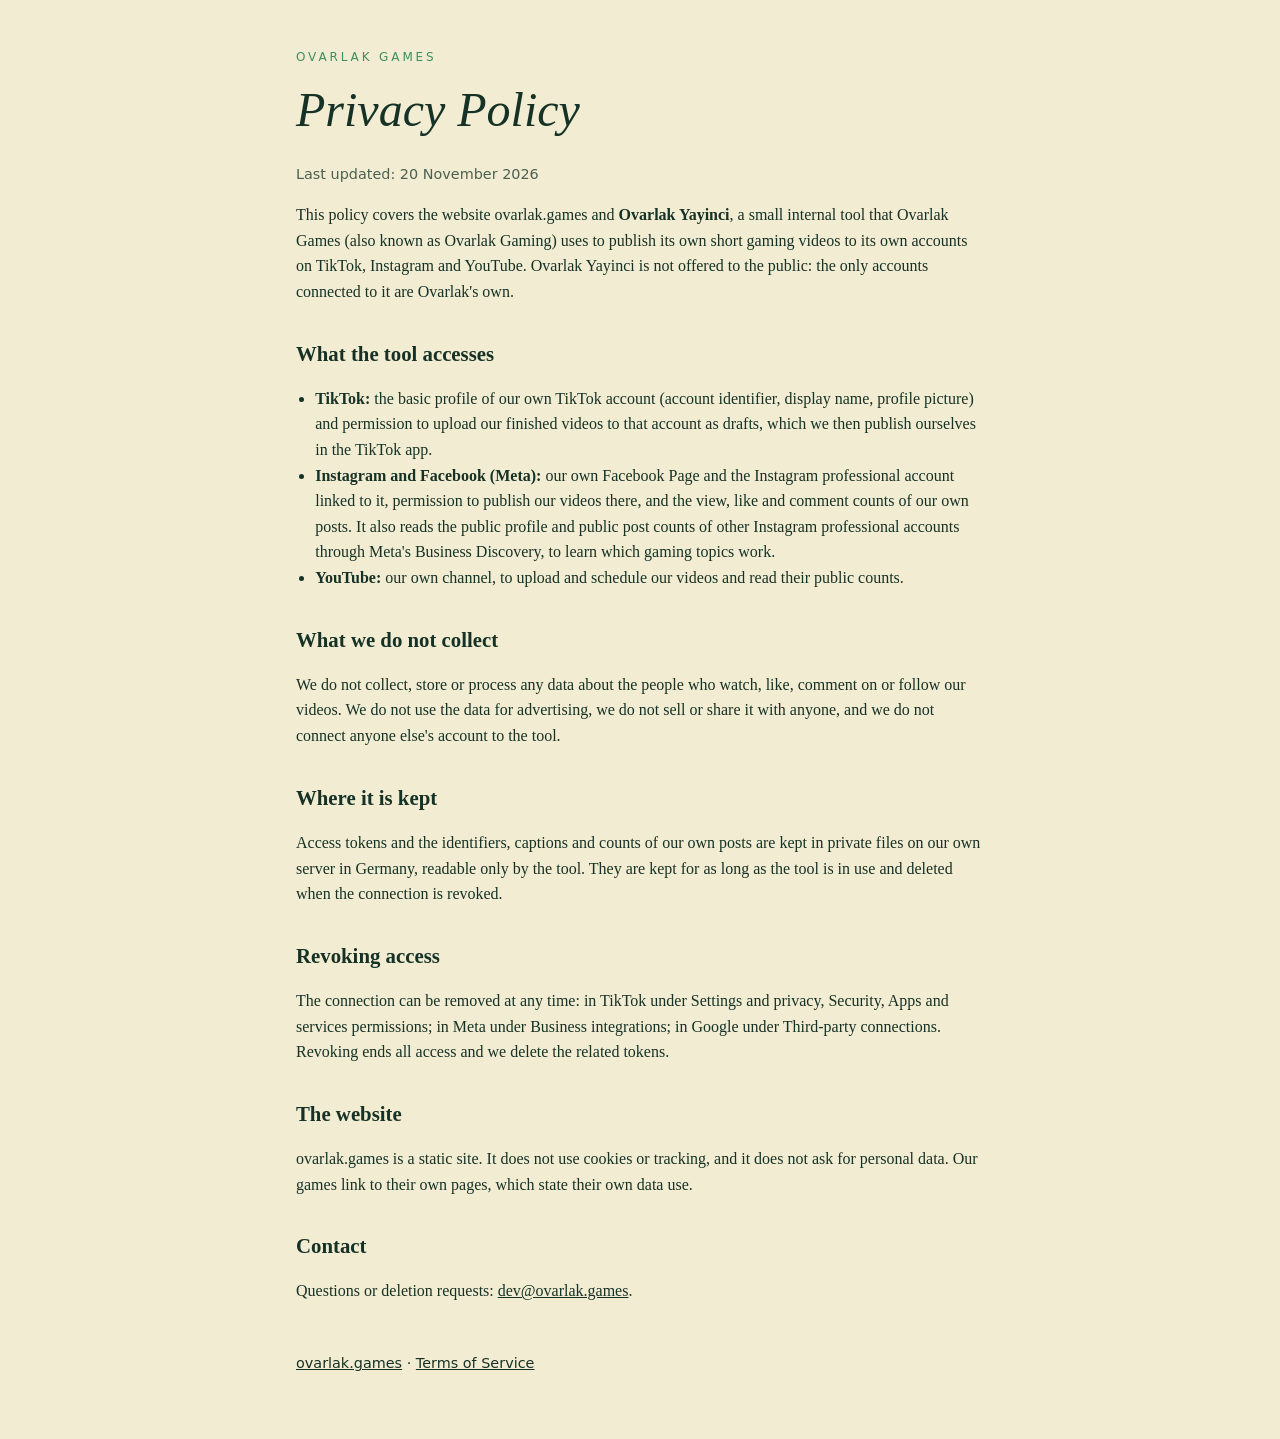
<file: privacy/index.html>
<!DOCTYPE html>
<html lang="en">
  <head>
    <meta charset="utf-8" />
    <meta name="viewport" content="width=device-width, initial-scale=1" />
    <title>Privacy Policy · Ovarlak Games</title>
    <meta name="description" content="Privacy policy of Ovarlak Games and of Ovarlak Yayinci, the internal tool that publishes Ovarlak's own videos to its own social accounts." />
    <link rel="canonical" href="https://ovarlak.games/privacy/" />
    <meta name="theme-color" content="#f2ecd2" />
    <link rel="icon" href="/favicon.ico" sizes="32x32" />
    <link rel="icon" href="/favicon.svg" type="image/svg+xml" />
    <style>
      :root { --horizon: #f2ecd2; --ink: #163226; --leaf: #3f8f5c; --foam: #f6f3e8; }
      * { box-sizing: border-box; }
      html, body { margin: 0; background: var(--horizon); color: var(--ink);
        font-family: "Fraunces", "Iowan Old Style", Palatino, Georgia, serif; line-height: 1.6; }
      main { max-width: 720px; margin: 0 auto; padding: 48px 16px 64px; }
      p.kicker { margin: 0; font-family: "Avenir Next", "Segoe UI", system-ui, sans-serif; font-size: 0.75rem;
        letter-spacing: 0.24em; text-transform: uppercase; color: var(--leaf); }
      h1 { margin: 0.3rem 0 0.4rem; font-size: clamp(2rem, 7vw, 3rem); font-weight: 400; font-style: italic; }
      h2 { margin: 2rem 0 0.4rem; font-size: 1.3rem; font-weight: 600; }
      ul { padding-left: 1.2rem; }
      a { color: var(--ink); }
      a:focus-visible { outline: 2px solid var(--leaf); outline-offset: 3px; }
      .updated { font-family: "Avenir Next", "Segoe UI", system-ui, sans-serif; font-size: 0.9rem; opacity: 0.75; }
      footer { margin-top: 3rem; font-family: "Avenir Next", "Segoe UI", system-ui, sans-serif; font-size: 0.9rem; }
    </style>
  </head>
  <body>
    <main>
      <p class="kicker">Ovarlak Games</p>
      <h1>Privacy Policy</h1>
      <p class="updated">Last updated: 20 November 2026</p>

      <p>This policy covers the website ovarlak.games and <strong>Ovarlak Yayinci</strong>, a small internal tool
        that Ovarlak Games (also known as Ovarlak Gaming) uses to publish its own short gaming videos to its own
        accounts on TikTok, Instagram and YouTube. Ovarlak Yayinci is not offered to the public: the only accounts
        connected to it are Ovarlak's own.</p>

      <h2>What the tool accesses</h2>
      <ul>
        <li><strong>TikTok:</strong> the basic profile of our own TikTok account (account identifier, display name,
          profile picture) and permission to upload our finished videos to that account as drafts, which we then
          publish ourselves in the TikTok app.</li>
        <li><strong>Instagram and Facebook (Meta):</strong> our own Facebook Page and the Instagram professional
          account linked to it, permission to publish our videos there, and the view, like and comment counts of
          our own posts. It also reads the public profile and public post counts of other Instagram professional
          accounts through Meta's Business Discovery, to learn which gaming topics work.</li>
        <li><strong>YouTube:</strong> our own channel, to upload and schedule our videos and read their public counts.</li>
      </ul>

      <h2>What we do not collect</h2>
      <p>We do not collect, store or process any data about the people who watch, like, comment on or follow our
        videos. We do not use the data for advertising, we do not sell or share it with anyone, and we do not
        connect anyone else's account to the tool.</p>

      <h2>Where it is kept</h2>
      <p>Access tokens and the identifiers, captions and counts of our own posts are kept in private files on our
        own server in Germany, readable only by the tool. They are kept for as long as the tool is in use and
        deleted when the connection is revoked.</p>

      <h2>Revoking access</h2>
      <p>The connection can be removed at any time: in TikTok under Settings and privacy, Security, Apps and
        services permissions; in Meta under Business integrations; in Google under Third-party connections.
        Revoking ends all access and we delete the related tokens.</p>

      <h2>The website</h2>
      <p>ovarlak.games is a static site. It does not use cookies or tracking, and it does not ask for personal
        data. Our games link to their own pages, which state their own data use.</p>

      <h2>Contact</h2>
      <p>Questions or deletion requests: <a href="mailto:dev@ovarlak.games">dev@ovarlak.games</a>.</p>

      <footer><a href="/">ovarlak.games</a> · <a href="/terms/">Terms of Service</a></footer>
    </main>
  </body>
</html>
</file>
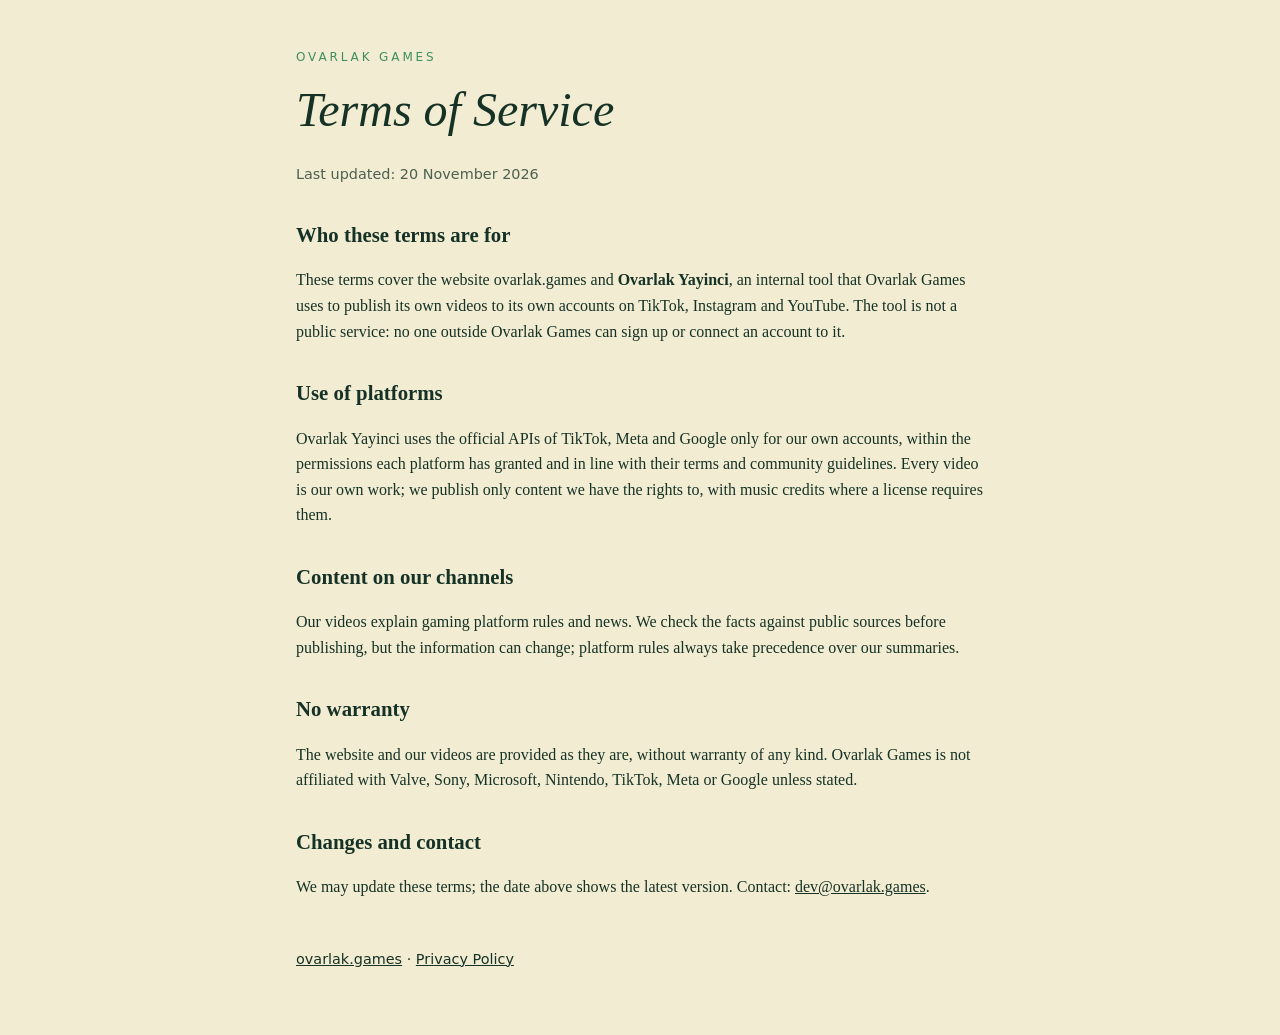
<file: terms/index.html>
<!DOCTYPE html>
<html lang="en">
  <head>
    <meta charset="utf-8" />
    <meta name="viewport" content="width=device-width, initial-scale=1" />
    <title>Terms of Service · Ovarlak Games</title>
    <meta name="description" content="Terms of service of Ovarlak Games and of Ovarlak Yayinci, the internal tool that publishes Ovarlak's own videos to its own social accounts." />
    <link rel="canonical" href="https://ovarlak.games/terms/" />
    <meta name="theme-color" content="#f2ecd2" />
    <link rel="icon" href="/favicon.ico" sizes="32x32" />
    <link rel="icon" href="/favicon.svg" type="image/svg+xml" />
    <style>
      :root { --horizon: #f2ecd2; --ink: #163226; --leaf: #3f8f5c; --foam: #f6f3e8; }
      * { box-sizing: border-box; }
      html, body { margin: 0; background: var(--horizon); color: var(--ink);
        font-family: "Fraunces", "Iowan Old Style", Palatino, Georgia, serif; line-height: 1.6; }
      main { max-width: 720px; margin: 0 auto; padding: 48px 16px 64px; }
      p.kicker { margin: 0; font-family: "Avenir Next", "Segoe UI", system-ui, sans-serif; font-size: 0.75rem;
        letter-spacing: 0.24em; text-transform: uppercase; color: var(--leaf); }
      h1 { margin: 0.3rem 0 0.4rem; font-size: clamp(2rem, 7vw, 3rem); font-weight: 400; font-style: italic; }
      h2 { margin: 2rem 0 0.4rem; font-size: 1.3rem; font-weight: 600; }
      a { color: var(--ink); }
      a:focus-visible { outline: 2px solid var(--leaf); outline-offset: 3px; }
      .updated { font-family: "Avenir Next", "Segoe UI", system-ui, sans-serif; font-size: 0.9rem; opacity: 0.75; }
      footer { margin-top: 3rem; font-family: "Avenir Next", "Segoe UI", system-ui, sans-serif; font-size: 0.9rem; }
    </style>
  </head>
  <body>
    <main>
      <p class="kicker">Ovarlak Games</p>
      <h1>Terms of Service</h1>
      <p class="updated">Last updated: 20 November 2026</p>

      <h2>Who these terms are for</h2>
      <p>These terms cover the website ovarlak.games and <strong>Ovarlak Yayinci</strong>, an internal tool that
        Ovarlak Games uses to publish its own videos to its own accounts on TikTok, Instagram and YouTube. The tool
        is not a public service: no one outside Ovarlak Games can sign up or connect an account to it.</p>

      <h2>Use of platforms</h2>
      <p>Ovarlak Yayinci uses the official APIs of TikTok, Meta and Google only for our own accounts, within the
        permissions each platform has granted and in line with their terms and community guidelines. Every video
        is our own work; we publish only content we have the rights to, with music credits where a license
        requires them.</p>

      <h2>Content on our channels</h2>
      <p>Our videos explain gaming platform rules and news. We check the facts against public sources before
        publishing, but the information can change; platform rules always take precedence over our summaries.</p>

      <h2>No warranty</h2>
      <p>The website and our videos are provided as they are, without warranty of any kind. Ovarlak Games is not
        affiliated with Valve, Sony, Microsoft, Nintendo, TikTok, Meta or Google unless stated.</p>

      <h2>Changes and contact</h2>
      <p>We may update these terms; the date above shows the latest version. Contact:
        <a href="mailto:dev@ovarlak.games">dev@ovarlak.games</a>.</p>

      <footer><a href="/">ovarlak.games</a> · <a href="/privacy/">Privacy Policy</a></footer>
    </main>
  </body>
</html>
</file>
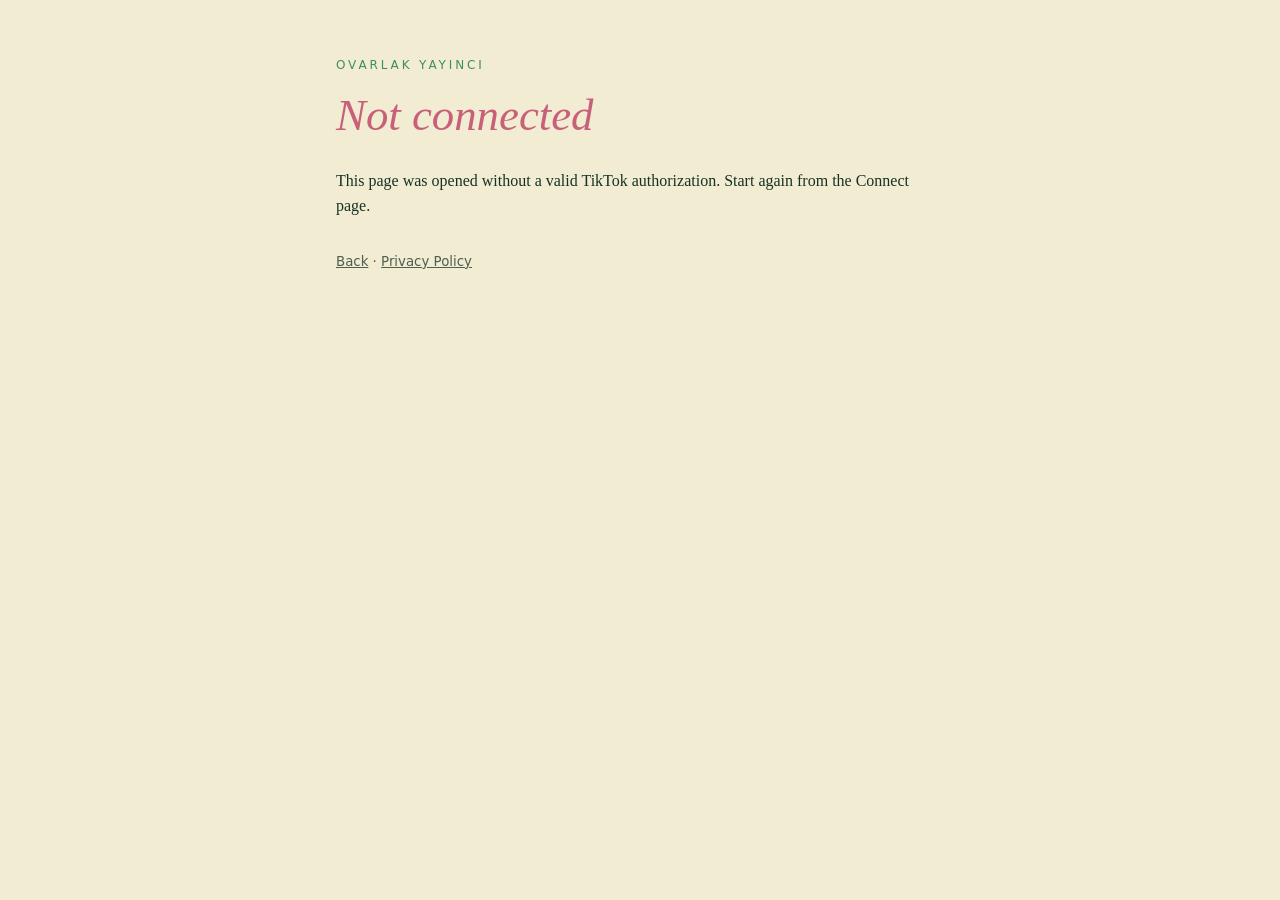
<file: tiktok-auth/index.html>
<!DOCTYPE html>
<html lang="en">
  <head>
    <meta charset="utf-8" />
    <meta name="viewport" content="width=device-width, initial-scale=1" />
    <title>Ovarlak Yayinci · TikTok connected</title>
    <meta name="robots" content="noindex" />
    <meta name="referrer" content="no-referrer" />
    <meta name="theme-color" content="#f2ecd2" />
    <link rel="icon" href="/favicon.ico" sizes="32x32" />
    <link rel="icon" href="/favicon.svg" type="image/svg+xml" />
    <style>
      :root { --horizon: #f2ecd2; --ink: #163226; --leaf: #3f8f5c; --rose: #c8607a; }
      * { box-sizing: border-box; }
      html, body { margin: 0; min-height: 100%; background: var(--horizon); color: var(--ink);
        font-family: "Fraunces", "Iowan Old Style", Palatino, Georgia, serif; line-height: 1.6; }
      main { max-width: 640px; margin: 0 auto; padding: 56px 16px; }
      p.kicker { margin: 0; font-family: "Avenir Next", "Segoe UI", system-ui, sans-serif; font-size: 0.75rem;
        letter-spacing: 0.24em; text-transform: uppercase; color: var(--leaf); }
      h1 { margin: 0.3rem 0 0.8rem; font-size: clamp(2rem, 7vw, 2.8rem); font-weight: 400; font-style: italic; }
      .bad { color: var(--rose); }
      small { display: block; margin-top: 2rem; font-family: "Avenir Next", "Segoe UI", system-ui, sans-serif; opacity: 0.75; }
      small a { color: var(--ink); }
    </style>
  </head>
  <body>
    <main>
      <p class="kicker">Ovarlak Yayinci</p>
      <h1 id="title">Checking…</h1>
      <p id="msg"></p>
      <small><a href="/tiktok/">Back</a> · <a href="/privacy/">Privacy Policy</a></small>
    </main>
    <script>
      const q = new URLSearchParams(location.search);
      let expected = null;
      try { expected = sessionStorage.getItem("ovarlak-tiktok-state"); } catch (e) {}
      const title = document.getElementById("title"), msg = document.getElementById("msg");
      if (q.get("error")) {
        title.textContent = "Not connected";
        title.className = "bad";
        msg.textContent = "TikTok did not grant access (" + q.get("error") + "). Nothing was changed.";
      } else if (q.get("code") && (!expected || q.get("state") === expected)) {
        title.textContent = "TikTok connected";
        msg.textContent = "Access granted for our own account: basic profile and upload as draft. Our server now " +
          "finishes the connection; from now on each new Ovarlak video arrives in the TikTok inbox as a draft, " +
          "and we post it ourselves in the TikTok app.";
      } else {
        title.textContent = "Not connected";
        title.className = "bad";
        msg.textContent = "This page was opened without a valid TikTok authorization. Start again from the Connect page.";
      }
    </script>
  </body>
</html>
</file>
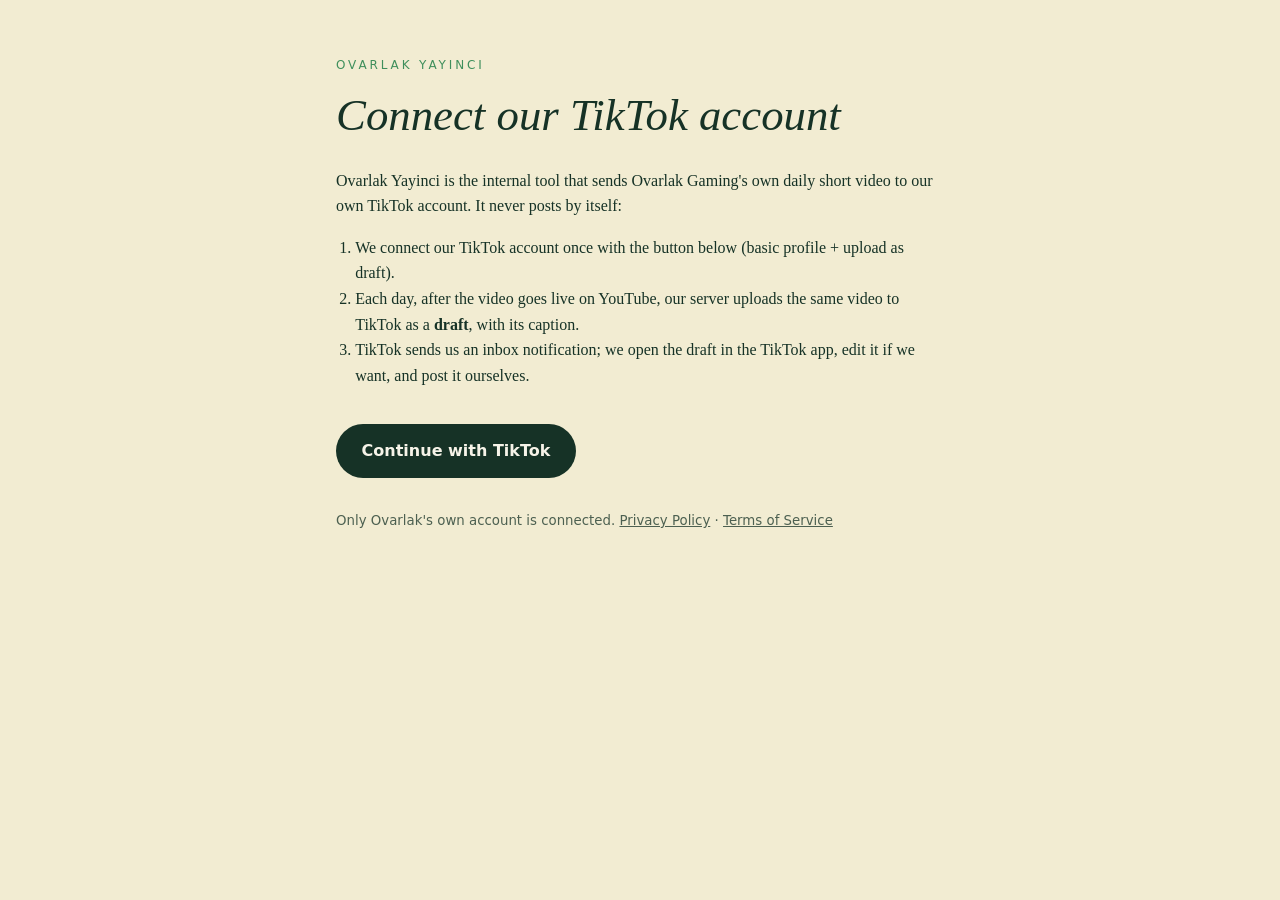
<file: tiktok/index.html>
<!DOCTYPE html>
<html lang="en">
  <head>
    <meta charset="utf-8" />
    <meta name="viewport" content="width=device-width, initial-scale=1" />
    <title>Ovarlak Yayinci · Connect TikTok</title>
    <meta name="robots" content="noindex" />
    <meta name="theme-color" content="#f2ecd2" />
    <link rel="icon" href="/favicon.ico" sizes="32x32" />
    <link rel="icon" href="/favicon.svg" type="image/svg+xml" />
    <style>
      :root { --horizon: #f2ecd2; --ink: #163226; --leaf: #3f8f5c; --foam: #f6f3e8; }
      * { box-sizing: border-box; }
      html, body { margin: 0; min-height: 100%; background: var(--horizon); color: var(--ink);
        font-family: "Fraunces", "Iowan Old Style", Palatino, Georgia, serif; line-height: 1.6; }
      main { max-width: 640px; margin: 0 auto; padding: 56px 16px; }
      p.kicker { margin: 0; font-family: "Avenir Next", "Segoe UI", system-ui, sans-serif; font-size: 0.75rem;
        letter-spacing: 0.24em; text-transform: uppercase; color: var(--leaf); }
      h1 { margin: 0.3rem 0 0.8rem; font-size: clamp(2rem, 7vw, 2.8rem); font-weight: 400; font-style: italic; }
      ol { padding-left: 1.2rem; }
      a.button { display: inline-block; margin-top: 1.2rem; padding: 0.9rem 1.6rem; border-radius: 999px;
        background: var(--ink); color: var(--foam); text-decoration: none;
        font-family: "Avenir Next", "Segoe UI", system-ui, sans-serif; font-weight: 600; }
      a.button:focus-visible { outline: 2px solid var(--leaf); outline-offset: 3px; }
      small { display: block; margin-top: 2rem; font-family: "Avenir Next", "Segoe UI", system-ui, sans-serif; opacity: 0.75; }
      small a { color: var(--ink); }
    </style>
  </head>
  <body>
    <main>
      <p class="kicker">Ovarlak Yayinci</p>
      <h1>Connect our TikTok account</h1>
      <p>Ovarlak Yayinci is the internal tool that sends Ovarlak Gaming's own daily short video to our own TikTok
        account. It never posts by itself:</p>
      <ol>
        <li>We connect our TikTok account once with the button below (basic profile + upload as draft).</li>
        <li>Each day, after the video goes live on YouTube, our server uploads the same video to TikTok as a
          <strong>draft</strong>, with its caption.</li>
        <li>TikTok sends us an inbox notification; we open the draft in the TikTok app, edit it if we want, and
          post it ourselves.</li>
      </ol>
      <a class="button" id="connect" href="#">Continue with TikTok</a>
      <small>Only Ovarlak's own account is connected. <a href="/privacy/">Privacy Policy</a> ·
        <a href="/terms/">Terms of Service</a></small>
    </main>
    <script>
      // The client key is public (it is part of TikTok's authorize URL). The state guards the callback.
      const CLIENT_KEY = "sbawyqz9fheq1w7a32";
      const state = Array.from(crypto.getRandomValues(new Uint8Array(16)), b => b.toString(16).padStart(2, "0")).join("");
      try { sessionStorage.setItem("ovarlak-tiktok-state", state); } catch (e) {}
      const q = new URLSearchParams({
        client_key: CLIENT_KEY,
        scope: "user.info.basic,video.upload",
        response_type: "code",
        redirect_uri: "https://ovarlak.games/tiktok-auth/",
        state: state,
      });
      document.getElementById("connect").href = "https://www.tiktok.com/v2/auth/authorize/?" + q.toString();
    </script>
  </body>
</html>
</file>
